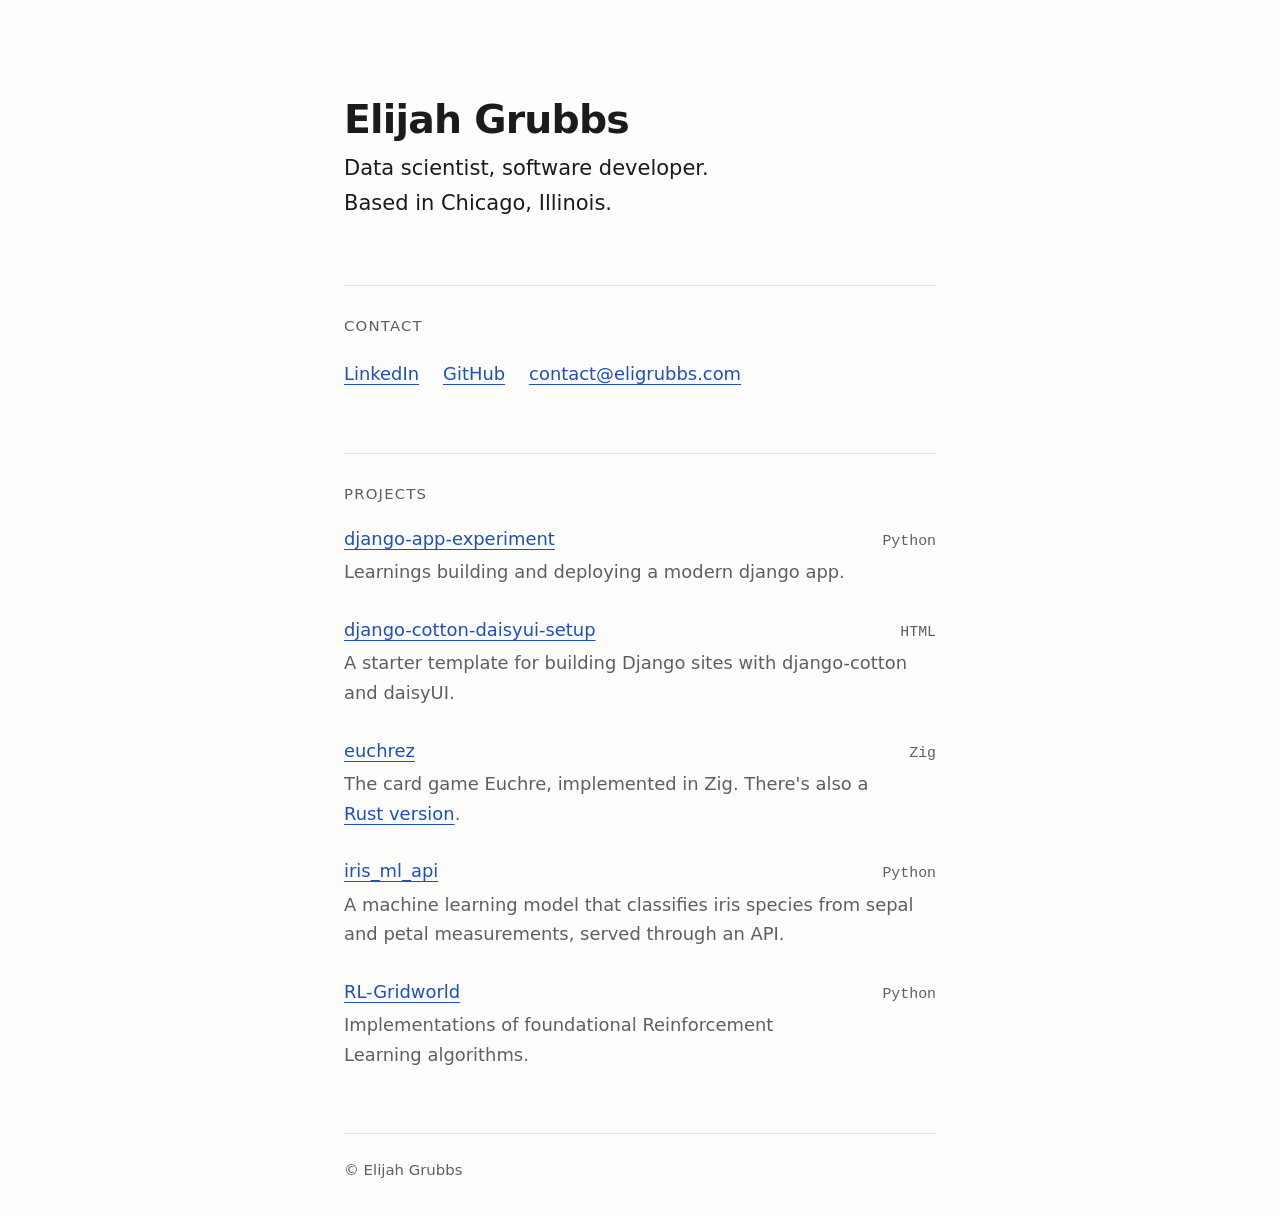
<file: index.html>
<!doctype html>
<html lang="en">
<head>
  <meta charset="utf-8">
  <meta name="viewport" content="width=device-width, initial-scale=1">
  <title>Elijah Grubbs</title>
  <meta name="description" content="Elijah Grubbs is a software developer and University of Michigan computer science graduate. Projects in Django, Rust, and Zig.">
  <link rel="canonical" href="https://www.eligrubbs.com/">

  <meta name="color-scheme" content="light dark">
  <meta name="theme-color" content="#fdfdfc" media="(prefers-color-scheme: light)">
  <meta name="theme-color" content="#141414" media="(prefers-color-scheme: dark)">

  <meta property="og:type" content="website">
  <meta property="og:url" content="https://www.eligrubbs.com/">
  <meta property="og:title" content="Elijah Grubbs">
  <meta property="og:description" content="Software developer and University of Michigan computer science graduate. Projects in Django, Rust, and Zig.">
  <meta name="twitter:card" content="summary">

  <link rel="icon" href="/favicon.svg" type="image/svg+xml">
  <link rel="icon" href="/favicon.ico" sizes="16x16">
  <link rel="stylesheet" href="/assets/css/style.css">
</head>
<body>
  <a class="skip-link" href="#main">Skip to content</a>

  <div class="page">
    <header class="site-header">
      <h1>Elijah Grubbs</h1>
      <p class="site-header__intro">
        Data scientist, software developer.
        <br>
        Based in Chicago, Illinois.
      </p>
    </header>

    <main id="main">
      <section class="section" id="contact" aria-labelledby="contact-heading">
        <h2 id="contact-heading">Contact</h2>
        <address>
          <ul class="link-list" role="list">
            <li><a href="https://linkedin.com/in/grubbse">LinkedIn</a></li>
            <li><a href="https://github.com/eligrubbs">GitHub</a></li>
            <li><a href="mailto:contact@eligrubbs.com">contact@eligrubbs.com</a></li>
          </ul>
        </address>
      </section>

      <section class="section" id="projects" aria-labelledby="projects-heading">
        <h2 id="projects-heading">Projects</h2>
        <ul class="project-list" role="list">
          <li class="project">
            <div class="project__header">
              <h3><a href="https://github.com/eligrubbs/django-app-experiment/tree/main">django-app-experiment</a></h3>
              <span class="tag">Python</span>
            </div>
            <p class="project__description">Learnings building and deploying a modern django app.</p>
          </li>
          <li class="project">
            <div class="project__header">
              <h3><a href="https://github.com/eligrubbs/django-cotton-daisyui-setup">django-cotton-daisyui-setup</a></h3>
              <span class="tag">HTML</span>
            </div>
            <p class="project__description">A starter template for building Django sites with django-cotton and daisyUI.</p>
          </li>
          <li class="project">
            <div class="project__header">
              <h3><a href="https://github.com/eligrubbs/euchrez">euchrez</a></h3>
              <span class="tag">Zig</span>
            </div>
            <p class="project__description">The card game Euchre, implemented in Zig. There's also a <a href="https://github.com/eligrubbs/euchre-rs">Rust version</a>.</p>
          </li>
          <li class="project">
            <div class="project__header">
              <h3><a href="https://github.com/eligrubbs/iris_ml_api">iris_ml_api</a></h3>
              <span class="tag">Python</span>
            </div>
            <p class="project__description">A machine learning model that classifies iris species from sepal and petal measurements, served through an API.</p>
          </li>
          <li class="project">
            <div class="project__header">
              <h3><a href="https://github.com/eligrubbs/EECS498-008-Room-Gridworld/tree/main">RL-Gridworld</a></h3>
              <span class="tag">Python</span>
            </div>
            <p class="project__description">Implementations of foundational Reinforcement Learning algorithms.</p>
          </li>
        </ul>
      </section>
    </main>

    <footer class="site-footer">
      <p>© Elijah Grubbs</p>
    </footer>
  </div>
</body>
</html>
</file>
<file: assets/css/style.css>
/*
 * eligrubbs.com stylesheet
 *
 * Cascade layers make the order explicit, so later layers win without
 * specificity fights.
 *
 *   tokens      design decisions as custom properties (color, type, space)
 *   reset       a minimal, modern normalization
 *   base        bare HTML elements, styled only with tokens
 *   components  reusable pieces (link list, tag, section, project)
 *   layout      the page frame
 *
 * Components use only tokens, never raw values, so changing the design
 * means editing the tokens layer.
 */

@layer tokens, reset, base, components, layout;

/* ------------------------------------------------------------------ */
/* Tokens                                                              */
/* ------------------------------------------------------------------ */

@layer tokens {
  :root {
    color-scheme: light dark;

    /* Color: a neutral ramp and one accent. light-dark() switches values
       with the user's OS theme. */
    --color-bg:     light-dark(#fdfdfc, #141414);
    --color-text:   light-dark(#1b1b1b, #e6e6e3);
    --color-muted:  light-dark(#5f5f5b, #a1a19c);
    --color-rule:   light-dark(#e3e3df, #2c2c2a);
    --color-accent: light-dark(#1f4fbf, #8fb0ff);

    /* Typography */
    --font-sans: system-ui, -apple-system, "Segoe UI", Roboto, "Helvetica Neue",
      Arial, sans-serif;
    --font-mono: ui-monospace, "SF Mono", Menlo, Consolas, "Liberation Mono",
      monospace;

    /* Fluid type scale (about 1.2 ratio), clamped between mobile and desktop */
    --text-sm:   clamp(0.875rem, 0.85rem + 0.1vw, 0.9375rem);
    --text-base: clamp(1rem, 0.96rem + 0.2vw, 1.125rem);
    --text-lg:   clamp(1.125rem, 1.05rem + 0.35vw, 1.3125rem);
    --text-xl:   clamp(1.75rem, 1.5rem + 1.2vw, 2.5rem);

    --leading-tight: 1.2;
    --leading-body:  1.65;

    --weight-medium: 500;
    --weight-bold:   650;

    /* Spacing: a 4px-based scale */
    --space-1:  0.25rem;
    --space-2:  0.5rem;
    --space-4:  1rem;
    --space-6:  1.5rem;
    --space-8:  2rem;
    --space-12: 3rem;
    --space-16: 4rem;

    /* Layout */
    --measure: 40rem;              /* comfortable line length for reading */
    --gutter: var(--space-6);
    --region-gap: var(--space-12); /* between header, sections and footer */

    /* Borders, focus and motion */
    --rule: 1px solid var(--color-rule);
    --radius-sm: 0.25rem;
    --focus-ring: 2px solid var(--color-accent);
    --duration-fast: 120ms;
  }

  @media (min-width: 48rem) {
    :root {
      --region-gap: var(--space-16);
    }
  }
}

/* ------------------------------------------------------------------ */
/* Reset                                                               */
/* ------------------------------------------------------------------ */

@layer reset {
  *,
  *::before,
  *::after {
    box-sizing: border-box;
    margin: 0;
  }

  html {
    -webkit-text-size-adjust: 100%;
    text-size-adjust: 100%;
  }

  @media (prefers-reduced-motion: no-preference) {
    html {
      scroll-behavior: smooth;
    }
  }

  img,
  svg {
    display: block;
    max-width: 100%;
  }

  @media (prefers-reduced-motion: reduce) {
    *,
    *::before,
    *::after {
      transition-duration: 0.01ms !important;
      scroll-behavior: auto !important;
    }
  }
}

/* ------------------------------------------------------------------ */
/* Base: bare elements                                                 */
/* ------------------------------------------------------------------ */

@layer base {
  body {
    background-color: var(--color-bg);
    color: var(--color-text);
    font-family: var(--font-sans);
    font-size: var(--text-base);
    line-height: var(--leading-body);
    -webkit-font-smoothing: antialiased;
  }

  h1,
  h2,
  h3 {
    line-height: var(--leading-tight);
    text-wrap: balance;
  }

  h1 {
    font-size: var(--text-xl);
    font-weight: var(--weight-bold);
    letter-spacing: -0.02em;
  }

  /* Section headings are small caps labels, not big type */
  h2 {
    font-size: var(--text-sm);
    font-weight: var(--weight-medium);
    color: var(--color-muted);
    text-transform: uppercase;
    letter-spacing: 0.08em;
  }

  h3 {
    font-size: var(--text-base);
    font-weight: var(--weight-medium);
  }

  /* Sections inside <main> get the same spacing as the page's regions,
     so adding a section needs no new CSS. */
  main {
    display: grid;
    gap: var(--region-gap);
  }

  p {
    text-wrap: pretty;
  }

  address {
    font-style: normal;
  }

  ul[role="list"] {
    list-style: none;
    padding: 0;
  }

  /* Links are underlined so they don't depend on color alone */
  a {
    color: var(--color-accent);
    text-decoration-thickness: 1px;
    text-underline-offset: 0.2em;
    transition: text-decoration-thickness var(--duration-fast) ease;
  }

  a:hover {
    text-decoration-thickness: 2px;
  }

  :focus-visible {
    outline: var(--focus-ring);
    outline-offset: 3px;
    border-radius: var(--radius-sm);
  }
}

/* ------------------------------------------------------------------ */
/* Components                                                          */
/* ------------------------------------------------------------------ */

@layer components {
  .skip-link {
    position: absolute;
    top: var(--space-2);
    left: var(--space-2);
    padding: var(--space-2) var(--space-4);
    background: var(--color-bg);
    border: var(--rule);
    border-radius: var(--radius-sm);
    transform: translateY(-200%);
  }

  .skip-link:focus {
    transform: none;
  }

  /* Small monospace label, e.g. a project's language */
  .tag {
    font-family: var(--font-mono);
    font-size: var(--text-sm);
    color: var(--color-muted);
    white-space: nowrap;
  }

  /* Horizontal list of links, wraps on small screens */
  .link-list {
    display: flex;
    flex-wrap: wrap;
    gap: var(--space-2) var(--space-6);
  }

  .site-header {
    display: grid;
    gap: var(--space-2);
  }

  .site-header__intro {
    font-size: var(--text-lg);
  }

  /* A titled region of the page, separated from the one above by a rule.
     Every section looks the same: rule, h2 label, then content. */
  .section {
    display: grid;
    gap: var(--space-6);
    padding-block-start: var(--space-8);
    border-block-start: var(--rule);
  }

  .project-list {
    display: grid;
    gap: var(--space-8);
  }

  /* One project: name and language on one line, description below */
  .project {
    display: grid;
    gap: var(--space-1);
  }

  .project__header {
    display: flex;
    flex-wrap: wrap;
    align-items: baseline;
    justify-content: space-between;
    gap: var(--space-1) var(--space-4);
  }

  .project__description {
    color: var(--color-muted);
  }

  .site-footer {
    padding-block-start: var(--space-6);
    border-block-start: var(--rule);
    font-size: var(--text-sm);
    color: var(--color-muted);
  }
}

/* ------------------------------------------------------------------ */
/* Layout                                                              */
/* ------------------------------------------------------------------ */

@layer layout {
  /* Single centered reading column. Its regions are spaced evenly. */
  .page {
    display: grid;
    gap: var(--region-gap);
    max-width: var(--measure);
    margin-inline: auto;
    padding: var(--space-16) var(--gutter) var(--space-8);
  }

  @media (min-width: 48rem) {
    .page {
      padding-block-start: calc(var(--space-16) * 1.5);
    }
  }
}
</file>
